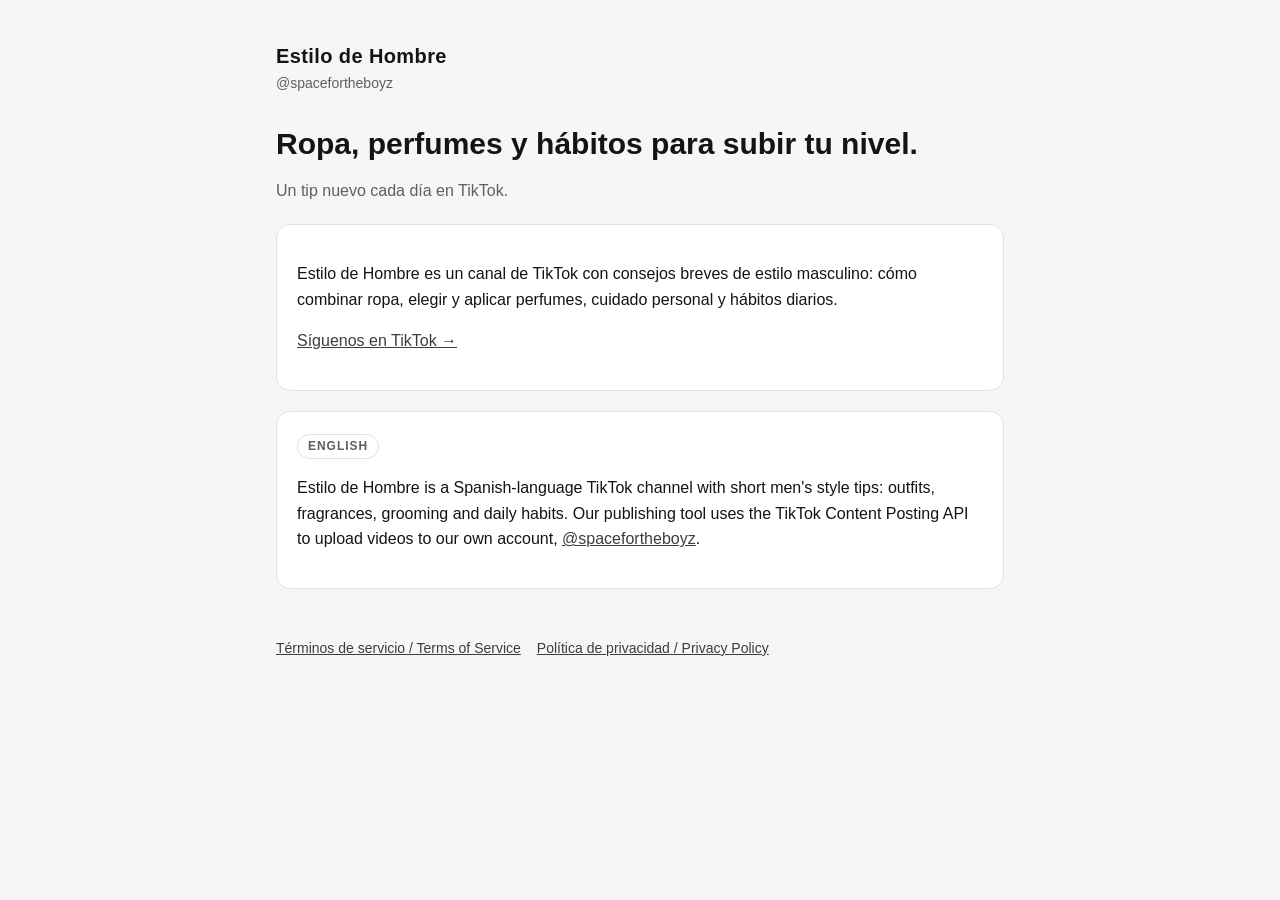
<file: index.html>
<!doctype html>
<html lang="es">
<head>
<meta charset="utf-8">
<meta name="viewport" content="width=device-width, initial-scale=1">
<title>Estilo de Hombre</title>
<meta name="description" content="Ropa, perfumes y hábitos para subir tu nivel. Un tip nuevo cada día en TikTok.">
<link rel="stylesheet" href="style.css">
</head>
<body>
<main>
  <header>
    <a href="./"><div class="brand">Estilo de Hombre</div><div class="handle">@spacefortheboyz</div></a>
  </header>

  <h1>Ropa, perfumes y hábitos para subir tu nivel.</h1>
  <p class="muted">Un tip nuevo cada día en TikTok.</p>

  <div class="card">
    <p>Estilo de Hombre es un canal de TikTok con consejos breves de estilo masculino:
      cómo combinar ropa, elegir y aplicar perfumes, cuidado personal y hábitos diarios.</p>
    <p><a href="https://www.tiktok.com/@spacefortheboyz">Síguenos en TikTok →</a></p>
  </div>

  <div class="card">
    <span class="lang">English</span>
    <p>Estilo de Hombre is a Spanish-language TikTok channel with short men's style tips:
      outfits, fragrances, grooming and daily habits. Our publishing tool uses the TikTok
      Content Posting API to upload videos to our own account,
      <a href="https://www.tiktok.com/@spacefortheboyz">@spacefortheboyz</a>.</p>
  </div>

  <nav>
    <a href="terminos.html">Términos de servicio / Terms of Service</a>
    <a href="privacidad.html">Política de privacidad / Privacy Policy</a>
  </nav>
</main>
</body>
</html>
</file>
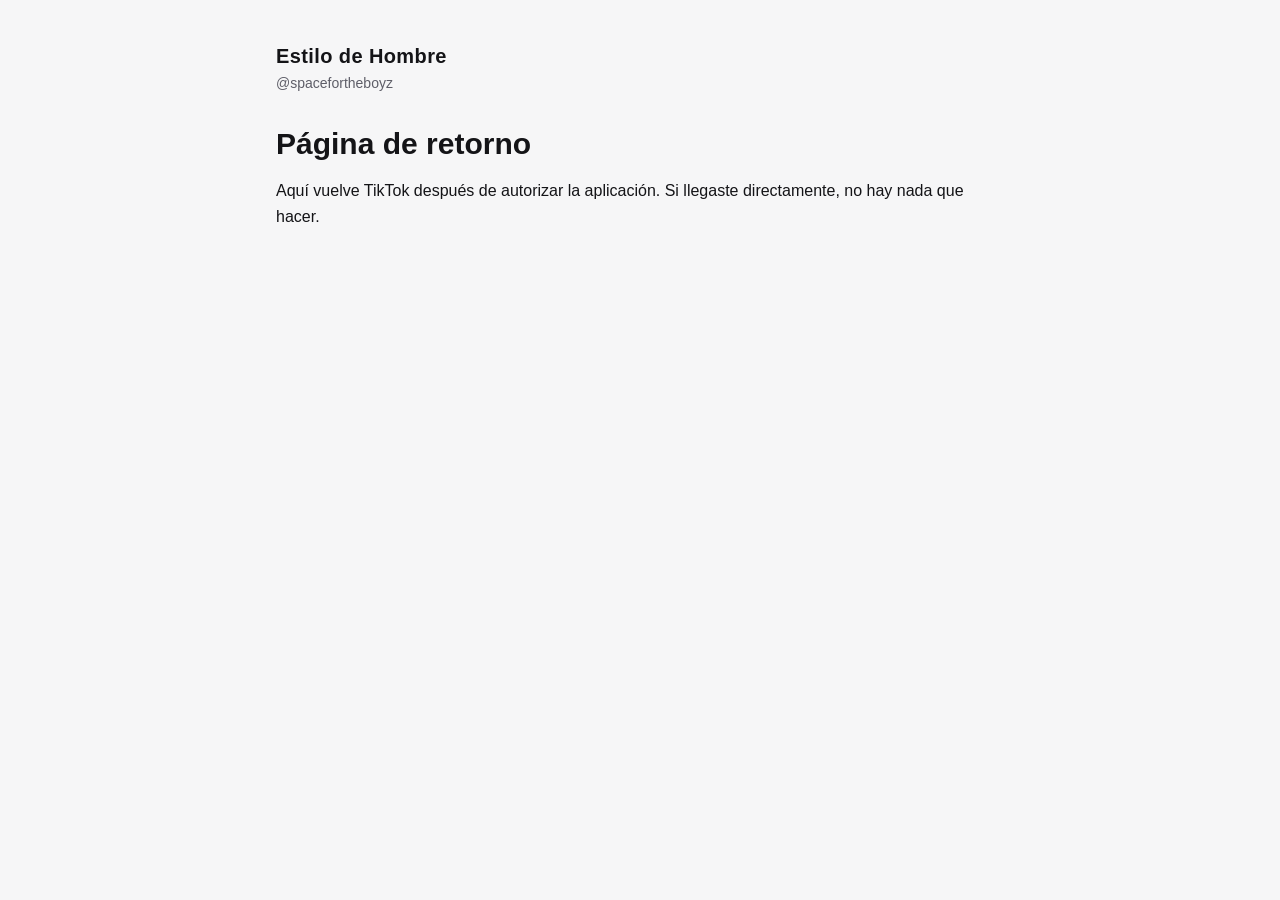
<file: callback.html>
<!doctype html>
<html lang="es">
<head>
<meta charset="utf-8">
<meta name="viewport" content="width=device-width, initial-scale=1">
<meta name="robots" content="noindex">
<meta name="referrer" content="no-referrer">
<title>Conectar TikTok</title>
<link rel="stylesheet" href="style.css">
</head>
<body>
<main>
  <header>
    <a href="./"><div class="brand">Estilo de Hombre</div><div class="handle">@spacefortheboyz</div></a>
  </header>

  <div id="ok" hidden>
    <h1>Cuenta autorizada</h1>
    <p>Copia esta dirección y pégala en la terminal, donde la pide <code>python -m tiktokbot auth</code>.</p>
    <div class="card">
      <span class="url" id="url"></span>
      <button id="copy" type="button">Copiar</button>
    </div>
    <p class="muted">Esta página no envía nada a ningún sitio: la dirección solo está en tu navegador.</p>
  </div>

  <div id="error" hidden>
    <h1>No se pudo autorizar</h1>
    <p id="error-text"></p>
    <p>Vuelve a ejecutar <code>python -m tiktokbot auth</code> e inténtalo de nuevo.</p>
  </div>

  <div id="empty" hidden>
    <h1>Página de retorno</h1>
    <p>Aquí vuelve TikTok después de autorizar la aplicación. Si llegaste directamente, no hay nada que hacer.</p>
  </div>
</main>
<script>
  const params = new URLSearchParams(location.search);
  const show = (id) => { document.getElementById(id).hidden = false; };
  if (params.get("code")) {
    document.getElementById("url").textContent = location.href;
    show("ok");
    const btn = document.getElementById("copy");
    btn.addEventListener("click", async () => {
      try {
        await navigator.clipboard.writeText(location.href);
        btn.textContent = "Copiado";
      } catch {
        btn.textContent = "Selecciónala y copia a mano";
      }
    });
  } else if (params.get("error")) {
    document.getElementById("error-text").textContent =
      params.get("error_description") || params.get("error");
    show("error");
  } else {
    show("empty");
  }
</script>
</body>
</html>
</file>
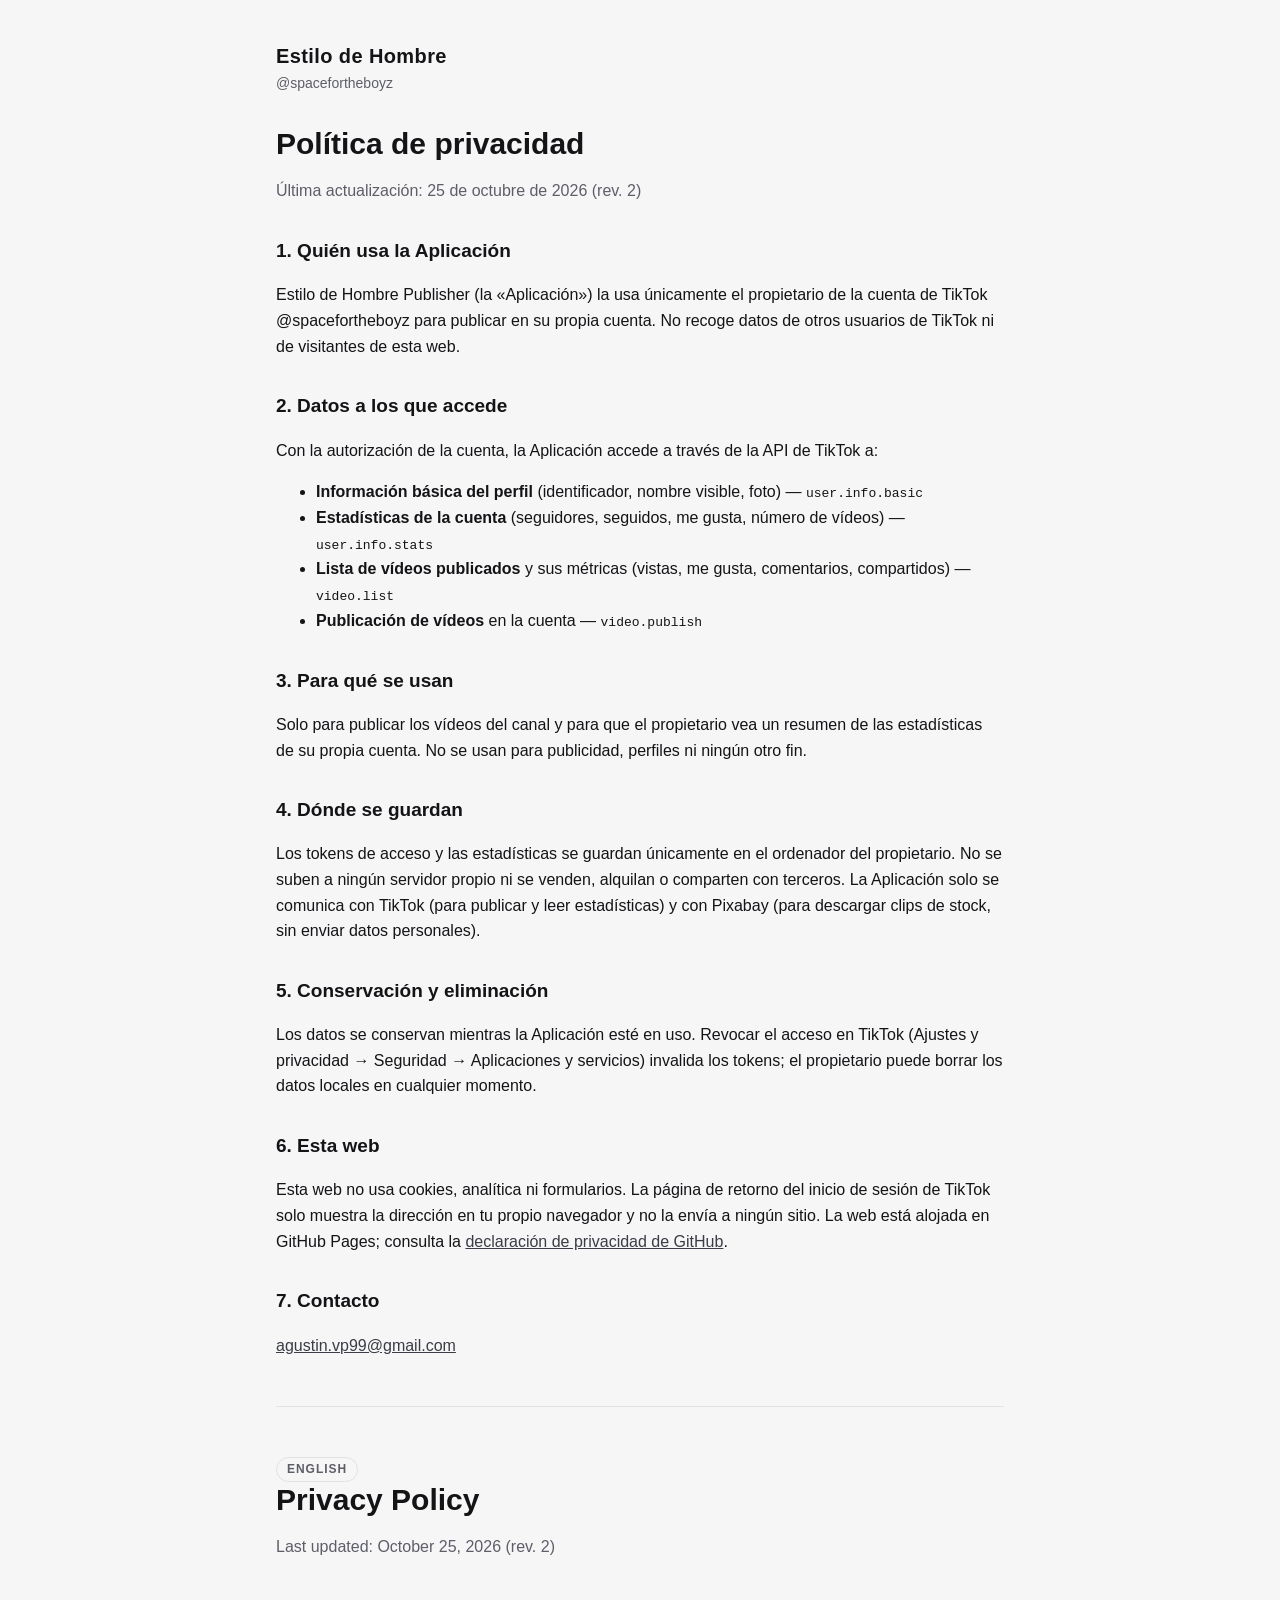
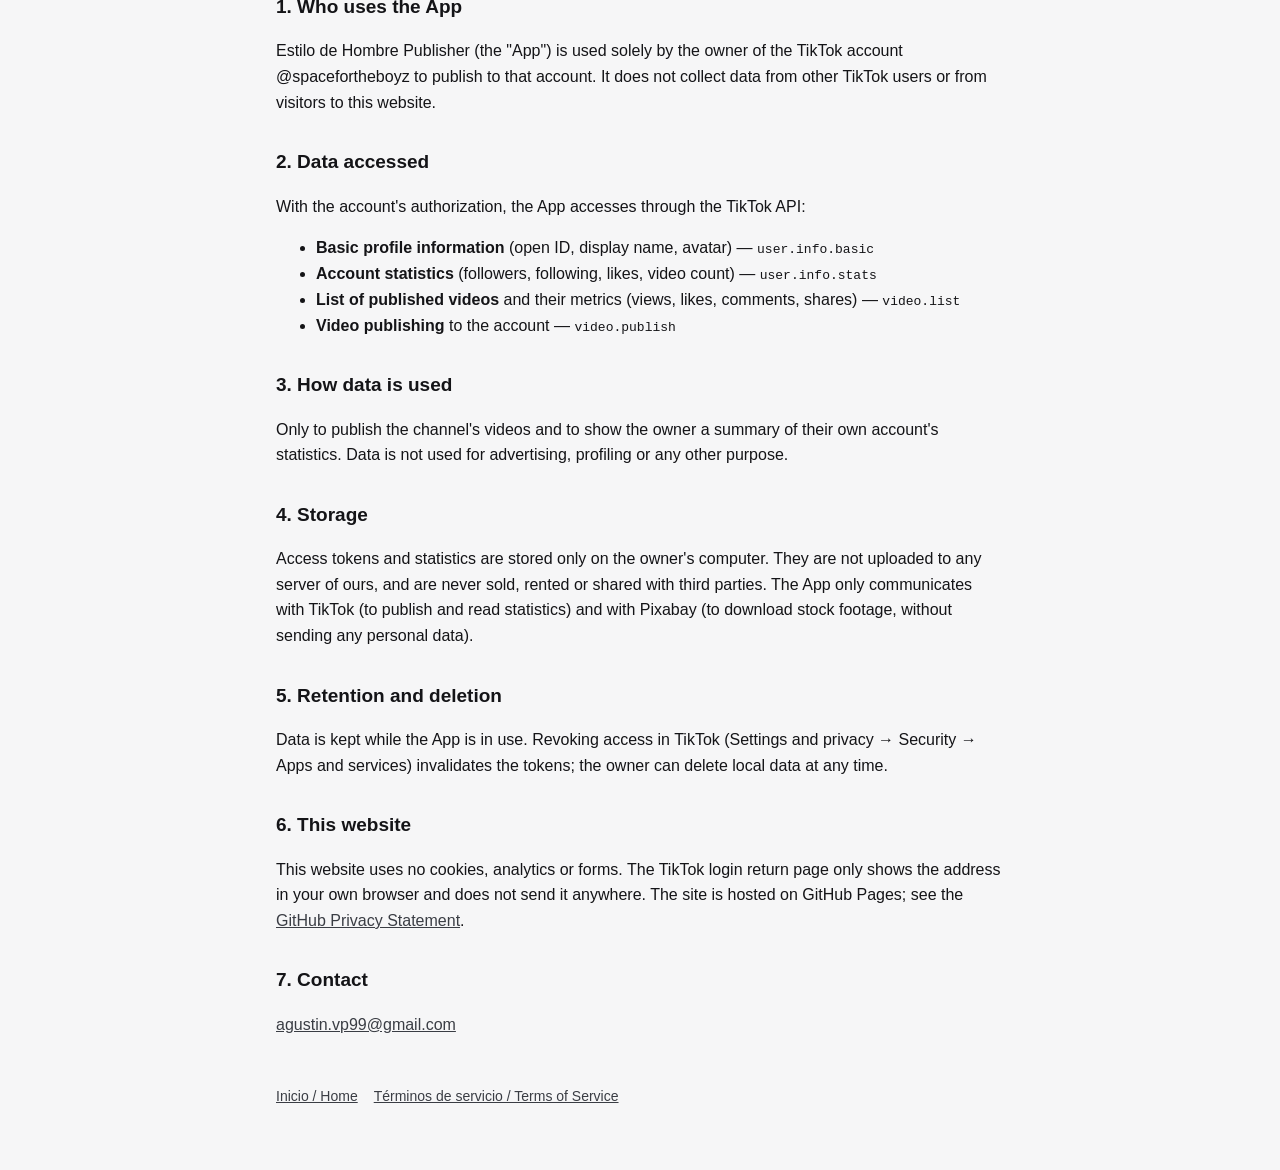
<file: privacidad.html>
<!doctype html>
<html lang="es">
<head>
<meta charset="utf-8">
<meta name="viewport" content="width=device-width, initial-scale=1">
<title>Política de privacidad</title>
<link rel="stylesheet" href="style.css">
</head>
<body>
<main>
  <header>
    <a href="./"><div class="brand">Estilo de Hombre</div><div class="handle">@spacefortheboyz</div></a>
  </header>

  <h1>Política de privacidad</h1>
  <p class="muted">Última actualización: 25 de octubre de 2026 (rev. 2)</p>

  <h2>1. Quién usa la Aplicación</h2>
  <p>Estilo de Hombre Publisher (la «Aplicación») la usa únicamente el propietario de la
    cuenta de TikTok @spacefortheboyz para publicar en su propia cuenta. No recoge datos de
    otros usuarios de TikTok ni de visitantes de esta web.</p>

  <h2>2. Datos a los que accede</h2>
  <p>Con la autorización de la cuenta, la Aplicación accede a través de la API de TikTok a:</p>
  <ul>
    <li><strong>Información básica del perfil</strong> (identificador, nombre visible, foto) — <code>user.info.basic</code></li>
    <li><strong>Estadísticas de la cuenta</strong> (seguidores, seguidos, me gusta, número de vídeos) — <code>user.info.stats</code></li>
    <li><strong>Lista de vídeos publicados</strong> y sus métricas (vistas, me gusta, comentarios, compartidos) — <code>video.list</code></li>
    <li><strong>Publicación de vídeos</strong> en la cuenta — <code>video.publish</code></li>
  </ul>

  <h2>3. Para qué se usan</h2>
  <p>Solo para publicar los vídeos del canal y para que el propietario vea un resumen de
    las estadísticas de su propia cuenta. No se usan para publicidad, perfiles ni ningún
    otro fin.</p>

  <h2>4. Dónde se guardan</h2>
  <p>Los tokens de acceso y las estadísticas se guardan únicamente en el ordenador del
    propietario. No se suben a ningún servidor propio ni se venden, alquilan o comparten
    con terceros. La Aplicación solo se comunica con TikTok (para publicar y leer
    estadísticas) y con Pixabay (para descargar clips de stock, sin enviar datos personales).</p>

  <h2>5. Conservación y eliminación</h2>
  <p>Los datos se conservan mientras la Aplicación esté en uso. Revocar el acceso en
    TikTok (Ajustes y privacidad → Seguridad → Aplicaciones y servicios) invalida los
    tokens; el propietario puede borrar los datos locales en cualquier momento.</p>

  <h2>6. Esta web</h2>
  <p>Esta web no usa cookies, analítica ni formularios. La página de retorno del inicio
    de sesión de TikTok solo muestra la dirección en tu propio navegador y no la envía a
    ningún sitio. La web está alojada en GitHub Pages; consulta la
    <a href="https://docs.github.com/es/site-policy/privacy-policies/github-general-privacy-statement">declaración de privacidad de GitHub</a>.</p>

  <h2>7. Contacto</h2>
  <p><a href="mailto:agustin.vp99@gmail.com">agustin.vp99@gmail.com</a></p>

  <hr>

  <span class="lang">English</span>
  <h1>Privacy Policy</h1>
  <p class="muted">Last updated: October 25, 2026 (rev. 2)</p>

  <h2>1. Who uses the App</h2>
  <p>Estilo de Hombre Publisher (the "App") is used solely by the owner of the TikTok
    account @spacefortheboyz to publish to that account. It does not collect data from
    other TikTok users or from visitors to this website.</p>

  <h2>2. Data accessed</h2>
  <p>With the account's authorization, the App accesses through the TikTok API:</p>
  <ul>
    <li><strong>Basic profile information</strong> (open ID, display name, avatar) — <code>user.info.basic</code></li>
    <li><strong>Account statistics</strong> (followers, following, likes, video count) — <code>user.info.stats</code></li>
    <li><strong>List of published videos</strong> and their metrics (views, likes, comments, shares) — <code>video.list</code></li>
    <li><strong>Video publishing</strong> to the account — <code>video.publish</code></li>
  </ul>

  <h2>3. How data is used</h2>
  <p>Only to publish the channel's videos and to show the owner a summary of their own
    account's statistics. Data is not used for advertising, profiling or any other purpose.</p>

  <h2>4. Storage</h2>
  <p>Access tokens and statistics are stored only on the owner's computer. They are not
    uploaded to any server of ours, and are never sold, rented or shared with third
    parties. The App only communicates with TikTok (to publish and read statistics) and
    with Pixabay (to download stock footage, without sending any personal data).</p>

  <h2>5. Retention and deletion</h2>
  <p>Data is kept while the App is in use. Revoking access in TikTok (Settings and
    privacy → Security → Apps and services) invalidates the tokens; the owner can delete
    local data at any time.</p>

  <h2>6. This website</h2>
  <p>This website uses no cookies, analytics or forms. The TikTok login return page only
    shows the address in your own browser and does not send it anywhere. The site is
    hosted on GitHub Pages; see the
    <a href="https://docs.github.com/en/site-policy/privacy-policies/github-general-privacy-statement">GitHub Privacy Statement</a>.</p>

  <h2>7. Contact</h2>
  <p><a href="mailto:agustin.vp99@gmail.com">agustin.vp99@gmail.com</a></p>

  <nav>
    <a href="./">Inicio / Home</a>
    <a href="terminos.html">Términos de servicio / Terms of Service</a>
  </nav>
</main>
</body>
</html>
</file>
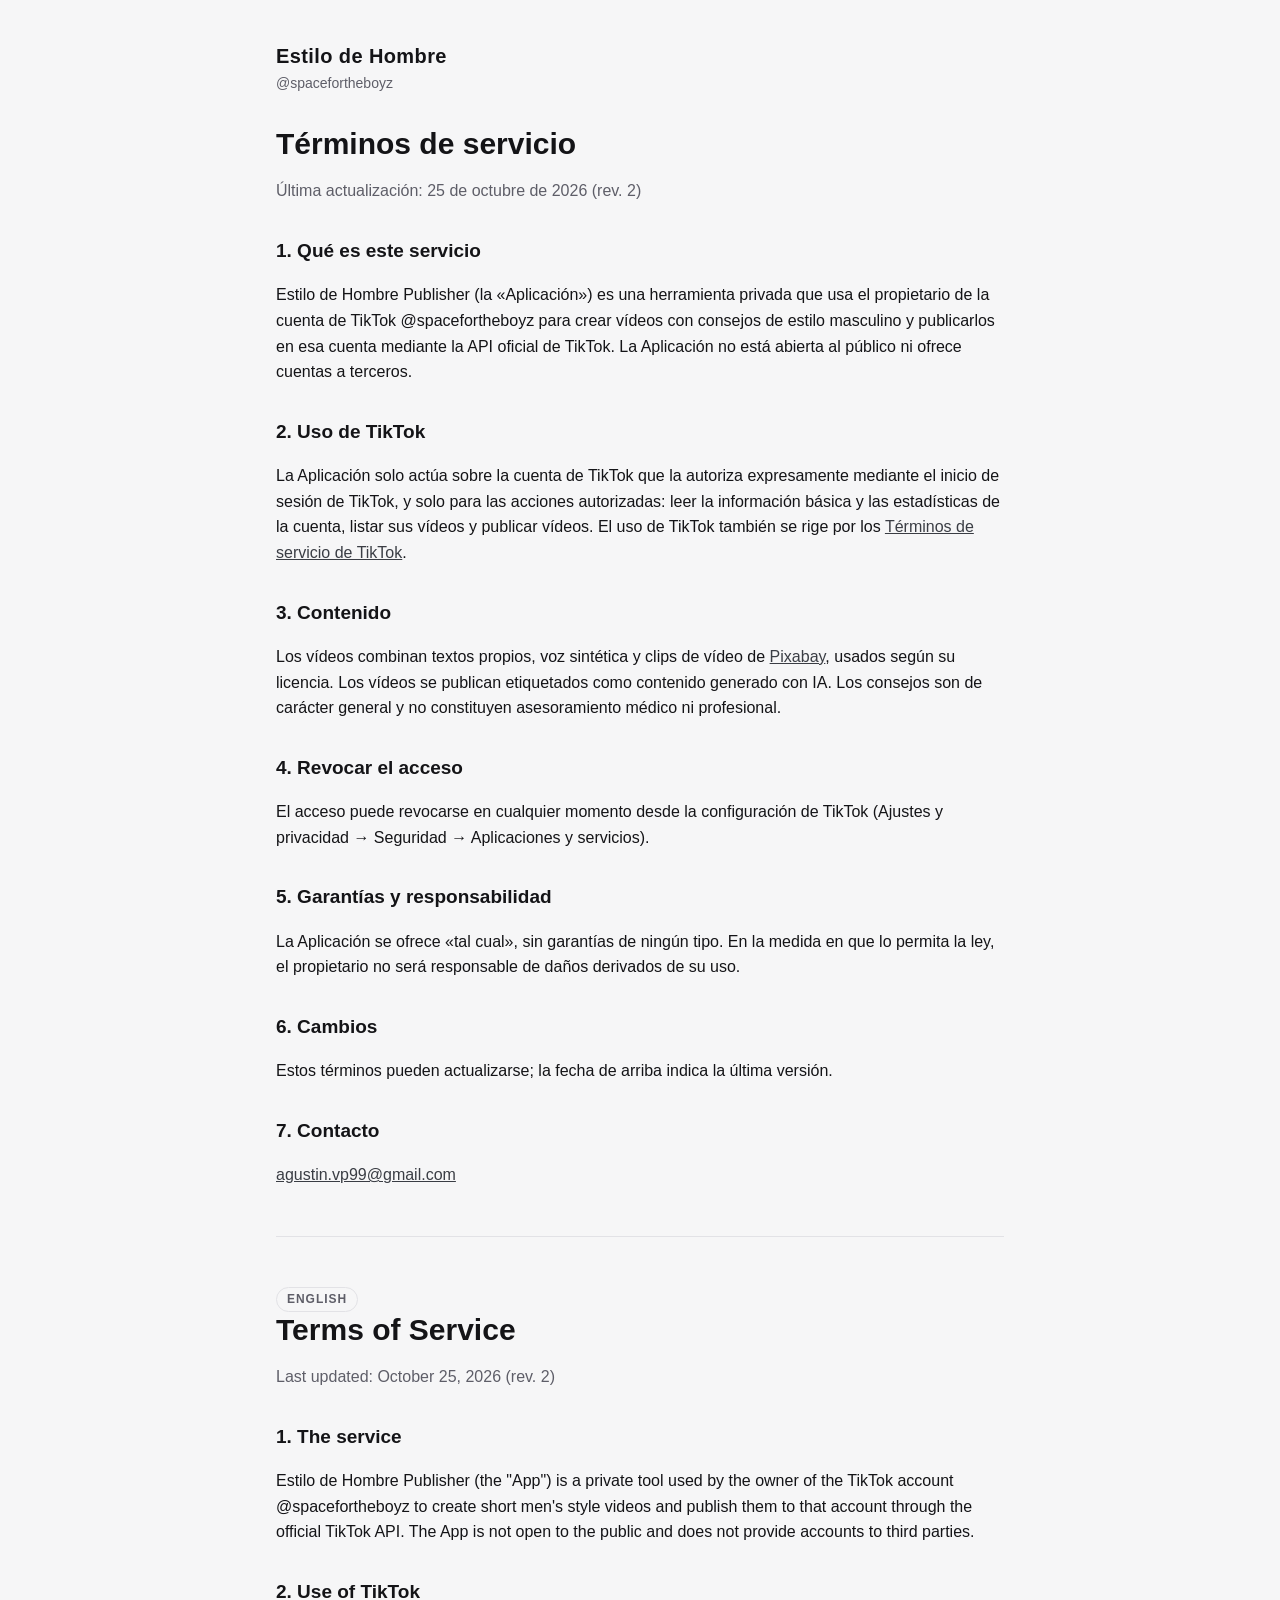
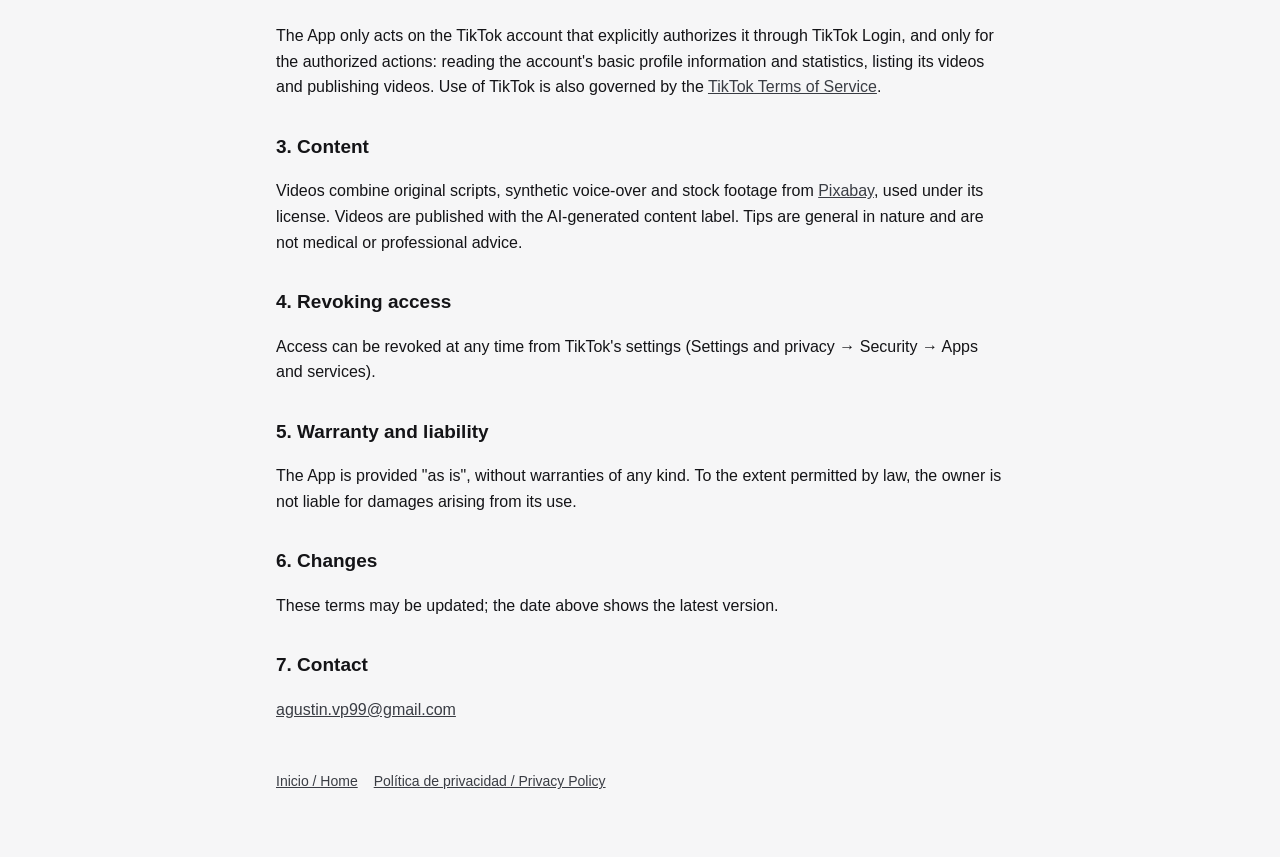
<file: terminos.html>
<!doctype html>
<html lang="es">
<head>
<meta charset="utf-8">
<meta name="viewport" content="width=device-width, initial-scale=1">
<title>Términos de servicio</title>
<link rel="stylesheet" href="style.css">
</head>
<body>
<main>
  <header>
    <a href="./"><div class="brand">Estilo de Hombre</div><div class="handle">@spacefortheboyz</div></a>
  </header>

  <h1>Términos de servicio</h1>
  <p class="muted">Última actualización: 25 de octubre de 2026 (rev. 2)</p>

  <h2>1. Qué es este servicio</h2>
  <p>Estilo de Hombre Publisher (la «Aplicación») es una herramienta privada que usa el
    propietario de la cuenta de TikTok @spacefortheboyz para crear vídeos con consejos de
    estilo masculino y publicarlos en esa cuenta mediante la API oficial de TikTok.
    La Aplicación no está abierta al público ni ofrece cuentas a terceros.</p>

  <h2>2. Uso de TikTok</h2>
  <p>La Aplicación solo actúa sobre la cuenta de TikTok que la autoriza expresamente
    mediante el inicio de sesión de TikTok, y solo para las acciones autorizadas: leer la
    información básica y las estadísticas de la cuenta, listar sus vídeos y publicar vídeos.
    El uso de TikTok también se rige por los
    <a href="https://www.tiktok.com/legal/terms-of-service">Términos de servicio de TikTok</a>.</p>

  <h2>3. Contenido</h2>
  <p>Los vídeos combinan textos propios, voz sintética y clips de vídeo de
    <a href="https://pixabay.com/service/license-summary/">Pixabay</a>, usados según su licencia.
    Los vídeos se publican etiquetados como contenido generado con IA. Los consejos son
    de carácter general y no constituyen asesoramiento médico ni profesional.</p>

  <h2>4. Revocar el acceso</h2>
  <p>El acceso puede revocarse en cualquier momento desde la configuración de TikTok
    (Ajustes y privacidad → Seguridad → Aplicaciones y servicios).</p>

  <h2>5. Garantías y responsabilidad</h2>
  <p>La Aplicación se ofrece «tal cual», sin garantías de ningún tipo. En la medida en que
    lo permita la ley, el propietario no será responsable de daños derivados de su uso.</p>

  <h2>6. Cambios</h2>
  <p>Estos términos pueden actualizarse; la fecha de arriba indica la última versión.</p>

  <h2>7. Contacto</h2>
  <p><a href="mailto:agustin.vp99@gmail.com">agustin.vp99@gmail.com</a></p>

  <hr>

  <span class="lang">English</span>
  <h1>Terms of Service</h1>
  <p class="muted">Last updated: October 25, 2026 (rev. 2)</p>

  <h2>1. The service</h2>
  <p>Estilo de Hombre Publisher (the "App") is a private tool used by the owner of the
    TikTok account @spacefortheboyz to create short men's style videos and publish them
    to that account through the official TikTok API. The App is not open to the public
    and does not provide accounts to third parties.</p>

  <h2>2. Use of TikTok</h2>
  <p>The App only acts on the TikTok account that explicitly authorizes it through
    TikTok Login, and only for the authorized actions: reading the account's basic
    profile information and statistics, listing its videos and publishing videos.
    Use of TikTok is also governed by the
    <a href="https://www.tiktok.com/legal/terms-of-service">TikTok Terms of Service</a>.</p>

  <h2>3. Content</h2>
  <p>Videos combine original scripts, synthetic voice-over and stock footage from
    <a href="https://pixabay.com/service/license-summary/">Pixabay</a>, used under its license. Videos
    are published with the AI-generated content label. Tips are general in nature and
    are not medical or professional advice.</p>

  <h2>4. Revoking access</h2>
  <p>Access can be revoked at any time from TikTok's settings
    (Settings and privacy → Security → Apps and services).</p>

  <h2>5. Warranty and liability</h2>
  <p>The App is provided "as is", without warranties of any kind. To the extent
    permitted by law, the owner is not liable for damages arising from its use.</p>

  <h2>6. Changes</h2>
  <p>These terms may be updated; the date above shows the latest version.</p>

  <h2>7. Contact</h2>
  <p><a href="mailto:agustin.vp99@gmail.com">agustin.vp99@gmail.com</a></p>

  <nav>
    <a href="./">Inicio / Home</a>
    <a href="privacidad.html">Política de privacidad / Privacy Policy</a>
  </nav>
</main>
</body>
</html>
</file>
<file: style.css>
:root {
  --bg: #0b0b0d;
  --card: #151518;
  --text: #ececf0;
  --muted: #9b9ba6;
  --line: #26262c;
  --accent: #c9ccd3;
}
@media (prefers-color-scheme: light) {
  :root {
    --bg: #f6f6f7;
    --card: #ffffff;
    --text: #141417;
    --muted: #5e5e68;
    --line: #e2e2e6;
    --accent: #3a3d44;
  }
}
* { box-sizing: border-box; }
body {
  margin: 0;
  background: var(--bg);
  color: var(--text);
  font: 16px/1.6 -apple-system, BlinkMacSystemFont, "Segoe UI", Roboto, sans-serif;
}
main { max-width: 760px; margin: 0 auto; padding: 40px 16px 64px; }
header { display: flex; align-items: center; gap: 14px; margin-bottom: 32px; }
header img { width: 56px; height: 56px; border-radius: 50%; object-fit: cover; }
header a { color: inherit; text-decoration: none; }
.brand { font-size: 20px; font-weight: 700; letter-spacing: 0.02em; }
.handle { color: var(--muted); font-size: 14px; }
h1 { font-size: 30px; line-height: 1.2; margin: 0 0 8px; }
h2 { font-size: 19px; margin: 32px 0 8px; }
p, li { color: var(--text); }
.muted { color: var(--muted); }
a { color: var(--accent); }
.card { background: var(--card); border: 1px solid var(--line); border-radius: 14px; padding: 20px; margin: 20px 0; }
.lang { display: inline-block; font-size: 12px; font-weight: 700; letter-spacing: 0.08em; text-transform: uppercase;
        color: var(--muted); border: 1px solid var(--line); border-radius: 999px; padding: 2px 10px; }
hr { border: 0; border-top: 1px solid var(--line); margin: 48px 0; }
nav { display: flex; flex-wrap: wrap; gap: 16px; margin-top: 48px; font-size: 14px; }
code, .url { font-family: ui-monospace, SFMono-Regular, Menlo, monospace; font-size: 13px; overflow-wrap: anywhere; }
.url { display: block; background: var(--bg); border: 1px solid var(--line); border-radius: 10px; padding: 12px; margin: 12px 0; }
button { font: inherit; font-weight: 600; background: var(--text); color: var(--bg); border: 0; border-radius: 999px;
         padding: 10px 20px; cursor: pointer; }
</file>
